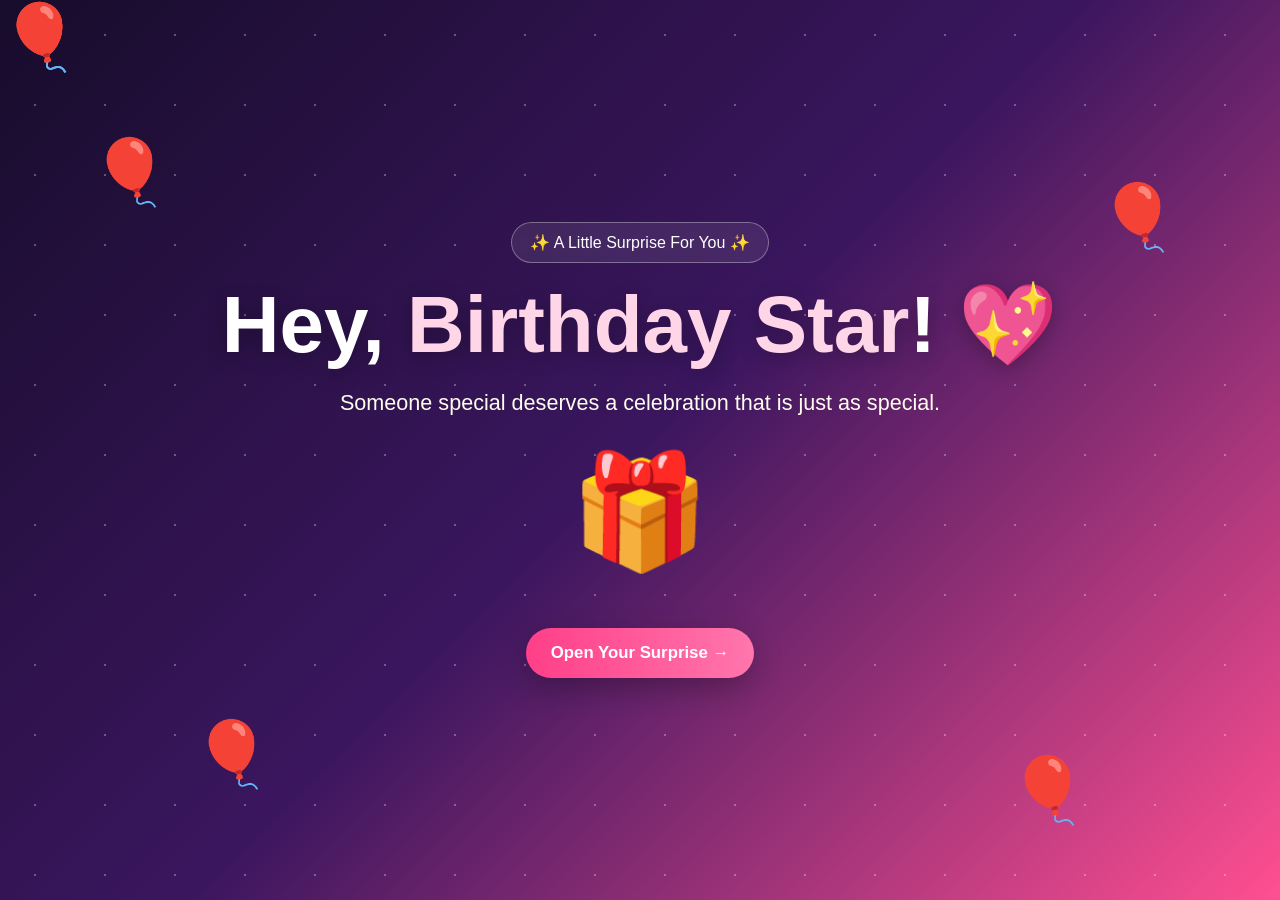
<file: index.html>
<!DOCTYPE html>
<html lang="en">
<head>
    <meta charset="UTF-8">
    <meta name="viewport" content="width=device-width, initial-scale=1.0">
    <title>Birthday Surprise 🎂</title>
    <link rel="stylesheet" href="style.css">
</head>

<body class="page1">

    <div class="stars"></div>

    <div class="balloon b1">🎈</div>
    <div class="balloon b2">🎈</div>
    <div class="balloon b3">🎈</div>
    <div class="balloon b4">🎈</div>
    <div class="balloon b5">🎈</div>
    <div class="balloon b6">🎈</div>
    <div class="balloon b7">🎈</div>

    <main class="hero">

        <div class="badge">
            ✨ A Little Surprise For You ✨
        </div>

        <h1>
            Hey, <span class="name">Birthday Star</span>! 💖
        </h1>

        <p class="lead">
            Someone special deserves a celebration
            that is just as special.
        </p>

        <div class="gift">🎁</div>

        <button class="btn" onclick="goTo('page2.html')">
            Open Your Surprise →
        </button>

    </main>

    <script src="script.js"></script>

</body>
</html>
</file>
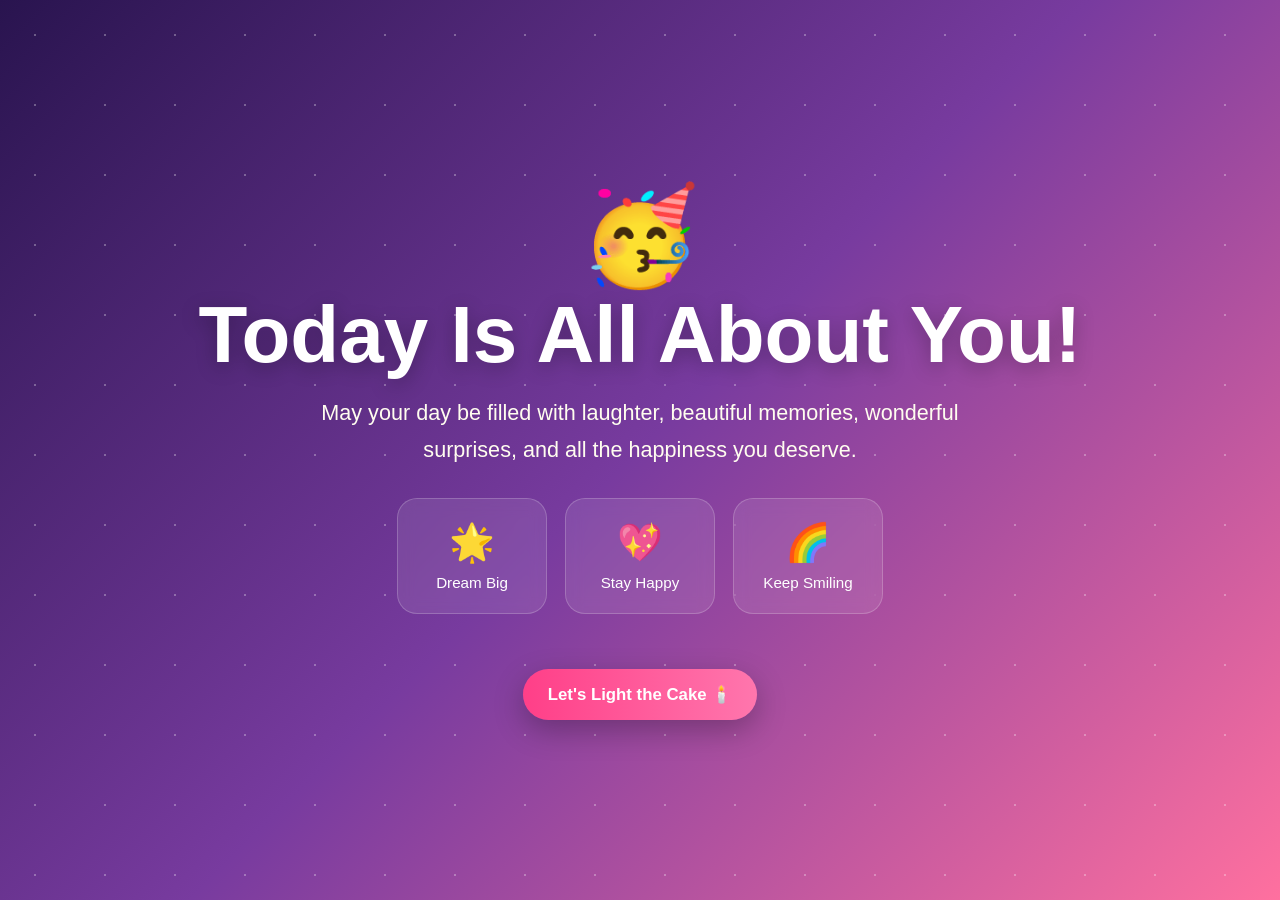
<file: page2.html>
<!DOCTYPE html>
<html lang="en">
<head>
    <meta charset="UTF-8">
    <meta name="viewport" content="width=device-width, initial-scale=1.0">
    <title>A Special Day 💕</title>
    <link rel="stylesheet" href="style.css">
</head>

<body class="page2">

    <div class="sparkles"></div>

    <main class="content">

        <div class="emoji-big">🥳</div>

        <h1>
            Today Is All About You!
        </h1>

        <p class="message">
            May your day be filled with laughter,
            beautiful memories, wonderful surprises,
            and all the happiness you deserve.
        </p>

        <div class="wish-cards">

            <div>
                🌟
                <span>Dream Big</span>
            </div>

            <div>
                💖
                <span>Stay Happy</span>
            </div>

            <div>
                🌈
                <span>Keep Smiling</span>
            </div>

        </div>

        <button class="btn" onclick="goTo('page3.html')">
            Let's Light the Cake 🕯️
        </button>

    </main>

    <script src="script.js"></script>

</body>
</html>
</file>
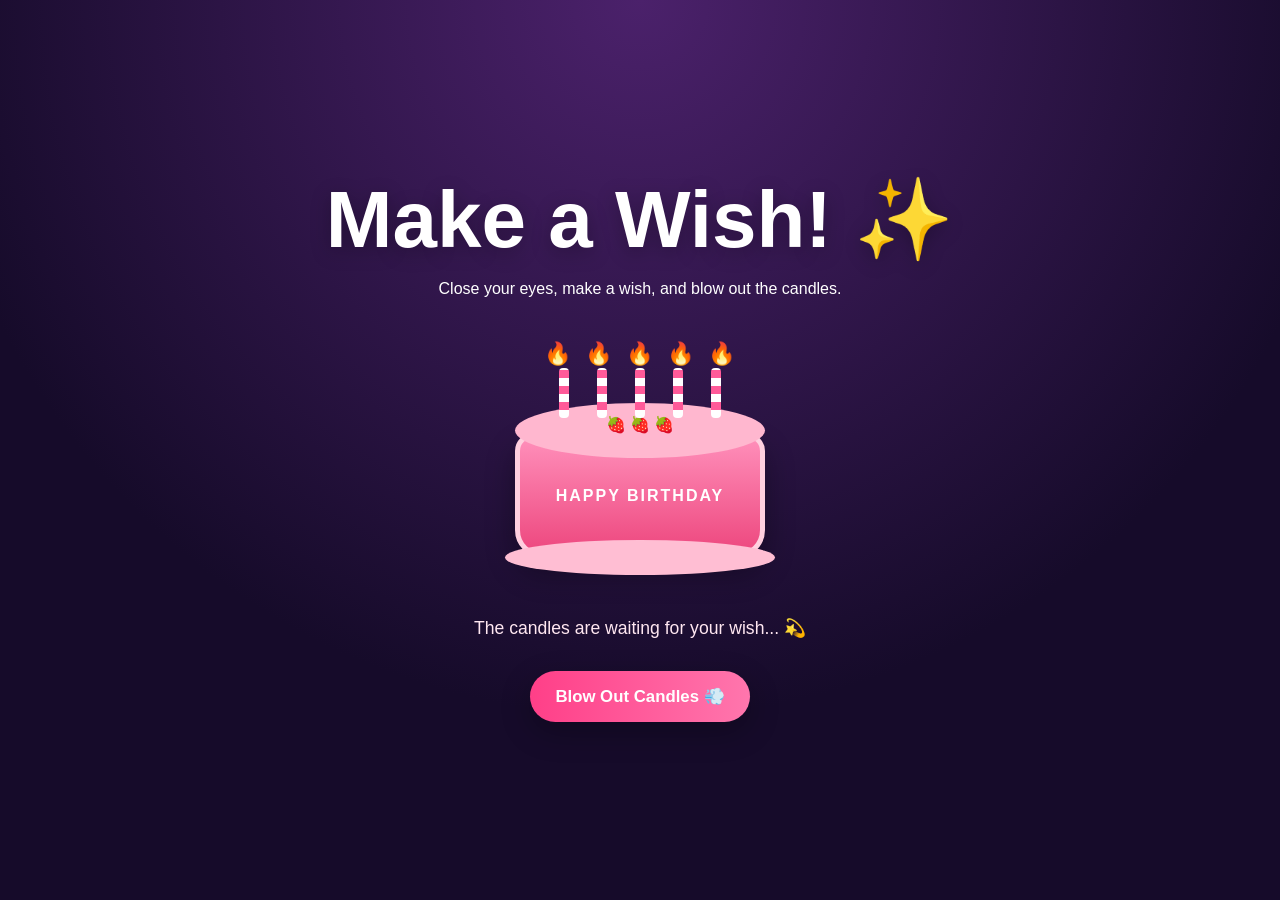
<file: page3.html>
<!DOCTYPE html>
<html lang="en">
<head>
    <meta charset="UTF-8">
    <meta name="viewport" content="width=device-width, initial-scale=1.0">
    <title>Make a Wish 🕯️</title>
    <link rel="stylesheet" href="style.css">
</head>

<body class="cake-page">

    <div id="confetti"></div>

    <main class="content">

        <h1>
            Make a Wish! ✨
        </h1>

        <p>
            Close your eyes, make a wish,
            and blow out the candles.
        </p>

        <div class="cake-wrap">

            <!-- Flames -->
            <div class="flames" id="flames">

                <span>🔥</span>
                <span>🔥</span>
                <span>🔥</span>
                <span>🔥</span>
                <span>🔥</span>

            </div>

            <!-- Candles -->
            <div class="candles">

                <i></i>
                <i></i>
                <i></i>
                <i></i>
                <i></i>

            </div>

            <!-- Cake -->
            <div class="cake-top">
                🍓 🍓 🍓
            </div>

            <div class="cake-body">
                <span>HAPPY BIRTHDAY</span>
            </div>

            <div class="cake-bottom"></div>

        </div>

        <p id="candleMessage" class="status">
            The candles are waiting for your wish... 💫
        </p>

        <button
            class="btn"
            id="blowBtn"
            onclick="blowCandles()">

            Blow Out Candles 💨

        </button>

    </main>

    <script src="script.js"></script>

</body>
</html>
</file>
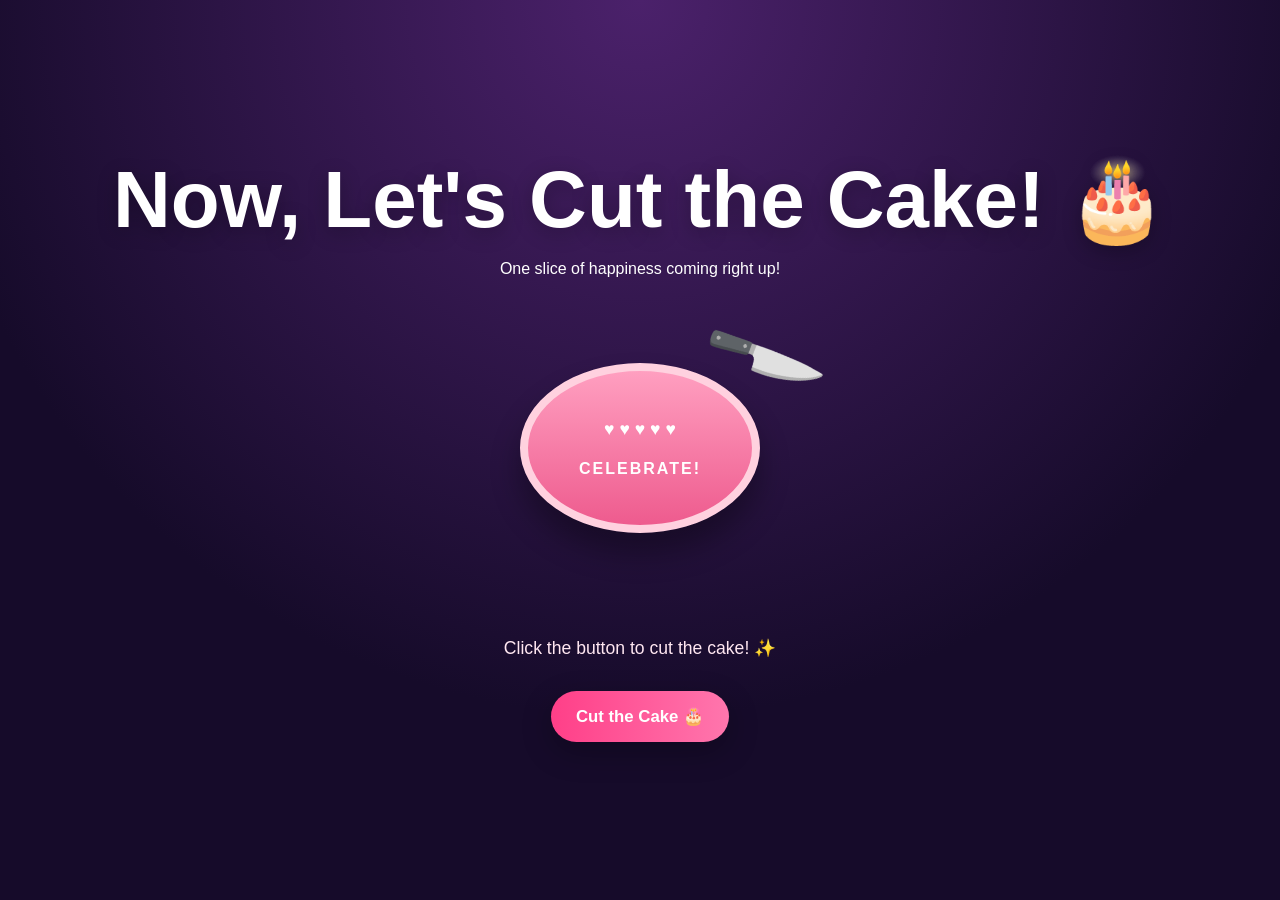
<file: page4.html>
<!DOCTYPE html>
<html lang="en">
<head>
    <meta charset="UTF-8">
    <meta name="viewport" content="width=device-width, initial-scale=1.0">
    <title>Cut the Cake 🎂</title>
    <link rel="stylesheet" href="style.css">
</head>

<body class="cake-page">

    <div id="confetti"></div>

    <main class="content">

        <h1>
            Now, Let's Cut the Cake! 🎂
        </h1>

        <p>
            One slice of happiness coming right up!
        </p>

        <div class="cut-cake" id="cutCake">

            <!-- Left cake slice -->
            <div class="slice left-slice">
                🍰
            </div>

            <!-- Right cake slice -->
            <div class="slice right-slice">
                🍰
            </div>

            <!-- Main cake -->
            <div class="cake-round">

                <div class="icing">
                    ♥ ♥ ♥ ♥ ♥
                </div>

                <div class="cake-text">
                    CELEBRATE!
                </div>

            </div>

            <!-- Knife -->
            <div class="knife" id="knife">
                🔪
            </div>

        </div>

        <p id="cutMessage" class="status">
            Click the button to cut the cake! ✨
        </p>

        <button
            class="btn"
            id="cutBtn"
            onclick="cutCake()">

            Cut the Cake 🎂

        </button>

    </main>

    <script src="script.js"></script>

</body>
</html>
</file>
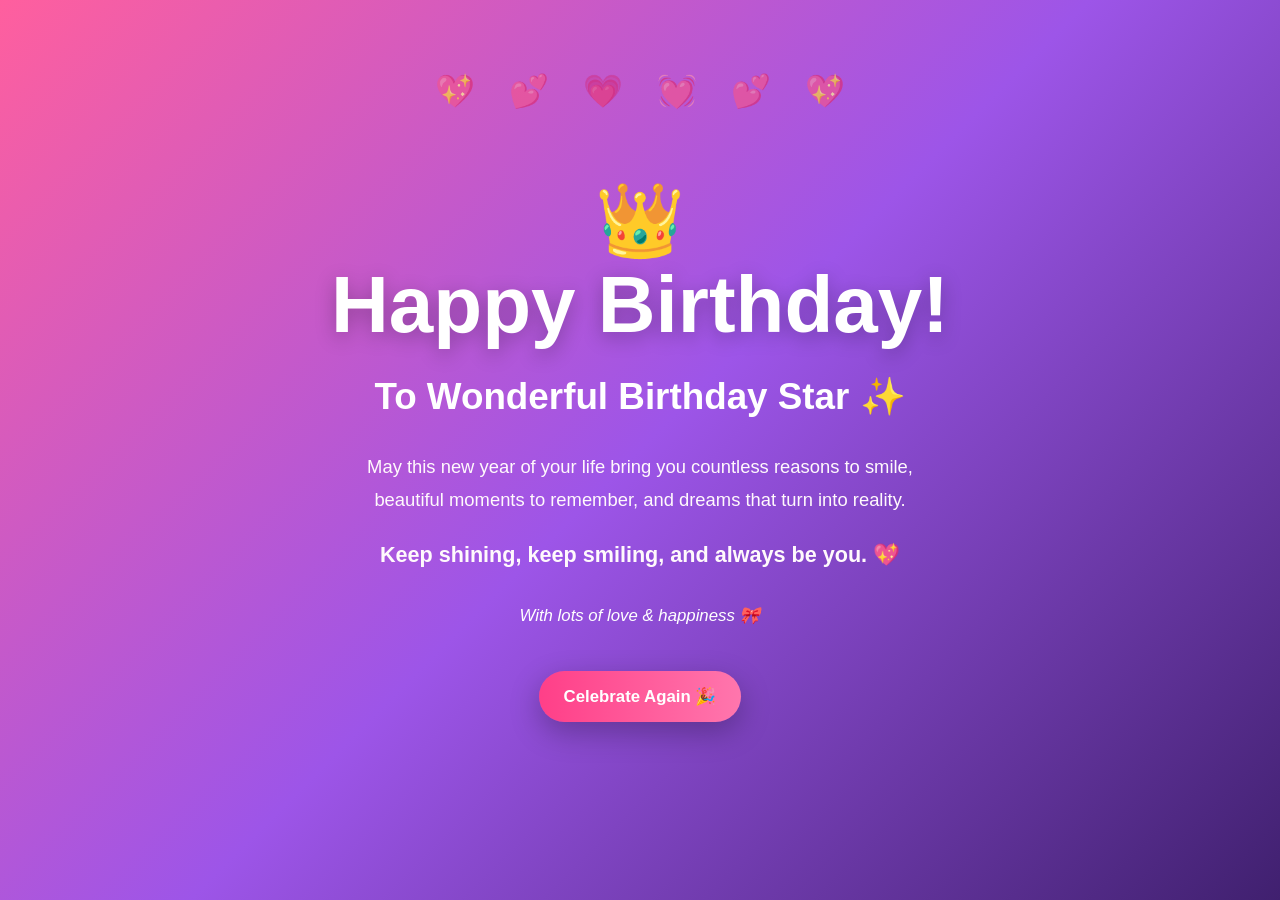
<file: page5.html>
<!DOCTYPE html>
<html lang="en">
<head>
    <meta charset="UTF-8">
    <meta name="viewport" content="width=device-width, initial-scale=1.0">
    <title>Happy Birthday ❤️</title>
    <link rel="stylesheet" href="style.css">
</head>

<body class="final-page">

    <div id="confetti"></div>

    <div class="hearts">
        💖 💕 💗 💓 💕 💖
    </div>

    <main class="final-card">

        <div class="crown">
            👑
        </div>

        <h1>
            Happy Birthday!
        </h1>

        <h2>
            To Wonderful Birthday Star ✨
        </h2>

        <p>
            May this new year of your life bring you
            countless reasons to smile, beautiful moments
            to remember, and dreams that turn into reality.
        </p>

        <p class="big-wish">
            Keep shining, keep smiling,
            and always be you. 💖
        </p>

        <div class="signature">
            With lots of love & happiness 🎀
        </div>

        <button
            class="btn"
            onclick="location.href='index.html'">

            Celebrate Again 🎉

        </button>

    </main>

    <script src="script.js"></script>

</body>
</html>
</file>
<file: style.css>
* {
    box-sizing: border-box;
    margin: 0;
    padding: 0;
}

/* =================================
   MOBILE RESPONSIVE DESIGN
================================= */

@media screen and (max-width: 768px) {

    body {
        width: 100%;
        min-height: 100vh;
        overflow-x: hidden;
    }

    .hero,
    .content,
    .final-card {
        width: 100%;
        min-height: 100vh;
        padding: 30px 18px;
    }

    /* Headings */

    h1 {
        font-size: 2.4rem;
        line-height: 1.15;
    }

    h2 {
        font-size: 1.45rem;
        line-height: 1.3;
    }

    .lead,
    .message {
        font-size: 1rem;
        line-height: 1.6;
        max-width: 95%;
    }

    /* Button */

    .btn {
        width: min(90%, 320px);
        min-height: 52px;
        padding: 14px 20px;
        font-size: 1rem;
    }

    /* Gift */

    .gift {
        font-size: 5rem;
        margin: 20px 0;
    }

    /* Balloons */

    .balloon {
        font-size: 2.7rem;
    }

    .b1 {
        left: 3%;
        top: 10%;
    }

    .b2 {
        right: 3%;
        top: 15%;
    }

    .b3 {
        left: 5%;
        bottom: 8%;
    }

    .b4 {
        right: 5%;
        bottom: 10%;
    }

    /* Page 2 */

    .emoji-big {
        font-size: 4.5rem;
    }

    .wish-cards {
        width: 100%;
        gap: 10px;
    }

    .wish-cards div {
        width: 29%;
        min-width: 95px;
        padding: 15px 5px;
        font-size: 1.8rem;
    }

    .wish-cards span {
        font-size: 0.8rem;
    }

    /* =========================
       BIRTHDAY CAKE
    ========================= */

    .cake-wrap {
        width: 300px;
        height: 250px;

        transform: scale(0.82);
        transform-origin: center;
        margin: -5px auto;
    }

    /* =========================
       CAKE CUTTING
    ========================= */

    .cut-cake {
        width: 300px;
        height: 260px;

        transform: scale(0.82);
        transform-origin: center;
        margin: -5px auto;
    }

    .knife {
        font-size: 4rem;
    }

    /* Status message */

    .status {
        width: 95%;
        font-size: 0.95rem;
        line-height: 1.5;
    }

    /* Final page */

    .final-card {
        padding: 25px 20px;
    }

    .crown {
        font-size: 3.5rem;
    }

    .final-card p {
        font-size: 1rem;
        line-height: 1.7;
    }

    .big-wish {
        font-size: 1.1rem !important;
    }

    .hearts {
        font-size: 1.4rem;
        word-spacing: 5px;
    }
}


/* =================================
   SMALL PHONES
   Example: 320px - 480px
================================= */

@media screen and (max-width: 480px) {

    h1 {
        font-size: 2rem;
    }

    h2 {
        font-size: 1.25rem;
    }

    .lead,
    .message {
        font-size: 0.95rem;
    }

    .badge {
        font-size: 0.8rem;
        padding: 8px 14px;
    }

    .gift {
        font-size: 4.5rem;
    }

    .emoji-big {
        font-size: 4rem;
    }

    .wish-cards {
        gap: 7px;
    }

    .wish-cards div {
        min-width: 85px;
        padding: 13px 4px;
        font-size: 1.5rem;
    }

    .wish-cards span {
        font-size: 0.72rem;
    }

    .cake-wrap {
        transform: scale(0.72);
        margin: -20px auto;
    }

    .cut-cake {
        transform: scale(0.72);
        margin: -20px auto;
    }

    .btn {
        width: 92%;
        font-size: 0.95rem;
    }

    .balloon {
        font-size: 2.2rem;
    }
}


/* =================================
   VERY SMALL PHONES
   Example: 320px
================================= */

@media screen and (max-width: 350px) {

    h1 {
        font-size: 1.8rem;
    }

    .cake-wrap,
    .cut-cake {
        transform: scale(0.65);
    }

    .wish-cards div {
        min-width: 78px;
    }

}
:root {
    --pink: #ff4f91;
    --purple: #7c4dff;
    --dark: #170c2b;
}

html,
body {
    min-height: 100%;
}

body {
    overflow-x: hidden;
    font-family: Arial, Helvetica, sans-serif;
    color: white;
    text-align: center;
}

/* =========================
   PAGE BACKGROUNDS
========================= */

body.page1 {
    background:
        linear-gradient(
            135deg,
            #170c2b,
            #3b165f,
            #ff4f91
        );

    min-height: 100vh;
}

body.page2 {
    background:
        linear-gradient(
            135deg,
            #29144f,
            #783b9f,
            #ff709f
        );

    min-height: 100vh;
}

body.cake-page {
    background:
        radial-gradient(
            circle at top,
            #4b216b,
            #160b2a 65%
        );

    min-height: 100vh;
}

body.final-page {
    background:
        linear-gradient(
            135deg,
            #ff5f9e,
            #9d55e8,
            #40206f
        );

    min-height: 100vh;
}

/* =========================
   MAIN CONTAINERS
========================= */

.hero,
.content {
    min-height: 100vh;

    display: flex;
    flex-direction: column;

    align-items: center;
    justify-content: center;

    padding: 35px 20px;

    position: relative;
    z-index: 2;
}

.hero {
    max-width: 900px;
    margin: auto;
}

/* =========================
   TEXT
========================= */

.badge {
    display: inline-block;

    padding: 10px 18px;

    border: 1px solid #ffffff55;

    background: #ffffff15;

    border-radius: 50px;

    backdrop-filter: blur(5px);

    margin-bottom: 20px;
}

h1 {
    font-size: clamp(2.3rem, 7vw, 5rem);

    line-height: 1.05;

    text-shadow:
        0 5px 20px #0004;

    margin-bottom: 18px;
}

h2 {
    font-size: clamp(1.4rem, 4vw, 2.3rem);

    margin: 10px 0 22px;
}

.name {
    color: #ffd6e7;
}

.lead,
.message {
    font-size: clamp(1rem, 2.5vw, 1.35rem);

    line-height: 1.7;

    max-width: 650px;

    color: #fffdef;
}

/* =========================
   BUTTON
========================= */

.btn {
    border: none;

    background:
        linear-gradient(
            90deg,
            #ff3f88,
            #ff76ad
        );

    color: white;

    font-size: 1.05rem;

    font-weight: bold;

    padding: 15px 25px;

    border-radius: 50px;

    cursor: pointer;

    box-shadow:
        0 10px 30px #0004;

    transition: 0.25s;

    margin-top: 25px;
}

.btn:hover {
    transform:
        translateY(-3px)
        scale(1.03);

    box-shadow:
        0 15px 35px #0005;
}

/* =========================
   GIFT
========================= */

.gift {
    font-size: 7rem;

    margin: 25px 0;

    animation:
        bounce 1.8s infinite;
}

/* =========================
   BALLOONS
========================= */

.balloon {
    position: fixed;

    font-size: 4rem;

    animation:
        float 5s ease-in-out infinite;

    z-index: 1;
}

.b1 {
    left: 7%;
    top: 15%;
}

.b2 {
    right: 8%;
    top: 20%;

    animation-delay: 1s;
}

.b3 {
    left: 15%;
    bottom: 12%;

    animation-delay: 2s;
}

.b4 {
    right: 15%;
    bottom: 8%;

    animation-delay: 3s;
}

/* =========================
   STARS
========================= */

.stars,
.sparkles {
    position: fixed;

    inset: 0;

    background-image:
        radial-gradient(
            #fff 1px,
            transparent 1px
        );

    background-size: 70px 70px;

    opacity: 0.3;

    animation:
        twinkle 3s infinite;
}

/* =========================
   PAGE 2 CARDS
========================= */

.emoji-big {
    font-size: 6rem;

    animation:
        bounce 1.5s infinite;
}

.wish-cards {
    display: flex;

    gap: 18px;

    flex-wrap: wrap;

    justify-content: center;

    margin: 30px 0;
}

.wish-cards div {
    width: 150px;

    padding: 22px 10px;

    background: #ffffff18;

    border: 1px solid #ffffff33;

    border-radius: 20px;

    font-size: 2.3rem;

    backdrop-filter: blur(8px);
}

.wish-cards span {
    display: block;

    font-size: 0.95rem;

    margin-top: 10px;
}

/* =========================
   CANDLE PAGE
========================= */

.status {
    font-size: 1.1rem;

    min-height: 28px;

    margin-top: 20px;

    color: #ffe7f1;
}

.cake-wrap {
    position: relative;

    width: 330px;

    height: 270px;

    margin: 25px auto 5px;
}

/* Flames */

.flames {
    position: absolute;

    top: 18px;

    left: 62px;

    width: 205px;

    display: flex;

    justify-content: space-around;

    z-index: 6;

    font-size: 22px;

    animation:
        flicker 0.5s infinite alternate;
}

.flames.off {
    opacity: 0;

    transform:
        scale(0.2);

    transition: 0.5s;
}

/* Candles */

.candles {
    position: absolute;

    top: 45px;

    left: 70px;

    width: 190px;

    display: flex;

    justify-content: space-around;

    z-index: 5;
}

.candles i {
    width: 10px;

    height: 50px;

    background:
        repeating-linear-gradient(
            0deg,
            #fff 0 8px,
            #ff5a99 8px 16px
        );

    border-radius: 4px;
}

/* Cake top */

.cake-top {
    position: absolute;

    left: 40px;

    top: 80px;

    width: 250px;

    height: 55px;

    border-radius: 50%;

    background: #ffb7cf;

    z-index: 3;

    padding-top: 12px;
}

/* Cake body */

.cake-body {
    position: absolute;

    left: 40px;

    bottom: 35px;

    width: 250px;

    height: 125px;

    border-radius:
        18px 18px
        28px 28px;

    background:
        linear-gradient(
            #ff8fba,
            #ed477e
        );

    border: 5px solid #ffd0df;

    box-shadow:
        0 15px 30px #0005;

    display: flex;

    align-items: center;

    justify-content: center;
}

.cake-body span {
    font-weight: bold;

    letter-spacing: 2px;

    font-size: 1rem;

    color: white;
}

.cake-bottom {
    position: absolute;

    left: 30px;

    bottom: 18px;

    width: 270px;

    height: 35px;

    border-radius: 50%;

    background: #ffbed3;
}

/* =========================
   CUTTING PAGE
========================= */

.cut-cake {
    position: relative;

    width: 350px;

    height: 300px;

    margin: 20px auto;
}

.cake-round {
    position: absolute;

    left: 55px;

    top: 65px;

    width: 240px;

    height: 170px;

    border-radius: 50%;

    background:
        linear-gradient(
            #ff9fc0,
            #ee5b8e
        );

    border: 8px solid #ffd1df;

    box-shadow:
        0 20px 30px #0005;

    display: flex;

    flex-direction: column;

    align-items: center;

    justify-content: center;

    z-index: 2;
}

.icing {
    color: white;

    font-size: 1.1rem;

    margin-bottom: 20px;
}

.cake-text {
    font-weight: bold;

    letter-spacing: 2px;
}

/* Knife */

.knife {
    position: absolute;

    right: 0;

    top: 10px;

    font-size: 5rem;

    z-index: 5;

    transform: rotate(-25deg);

    transition: 1s;
}

.cut-cake.cutting .knife {
    right: 145px;

    top: 100px;

    transform:
        rotate(35deg);
}

/* Cake slices */

.slice {
    position: absolute;

    font-size: 5rem;

    top: 100px;

    z-index: 4;

    opacity: 0;
}

.left-slice {
    left: 55px;
}

.right-slice {
    right: 55px;
}

.cut-cake.cut .left-slice {
    animation:
        sliceLeft 1s forwards;
}

.cut-cake.cut .right-slice {
    animation:
        sliceRight 1s forwards;
}

.cut-cake.cut .cake-round {
    animation:
        splitCake 1s forwards;
}

/* =========================
   FINAL PAGE
========================= */

.hearts {
    position: fixed;

    top: 8%;

    width: 100%;

    font-size: 2rem;

    word-spacing: 25px;

    animation:
        heartFloat 5s infinite;

    opacity: 0.7;
}

.final-card {
    position: relative;

    z-index: 2;

    max-width: 700px;

    margin: auto;

    min-height: 100vh;

    padding: 50px 25px;

    display: flex;

    flex-direction: column;

    align-items: center;

    justify-content: center;
}

.crown {
    font-size: 4.5rem;

    animation:
        bounce 1.5s infinite;
}

.final-card p {
    font-size: 1.15rem;

    line-height: 1.8;

    max-width: 620px;

    margin: 10px auto;

    color: #fff9fc;
}

.big-wish {
    font-size: 1.35rem !important;

    font-weight: bold;
}

.signature {
    font-style: italic;

    margin: 20px 0;

    font-size: 1.05rem;
}

/* =========================
   CONFETTI
========================= */

.confetti-piece {
    position: fixed;

    top: -20px;

    width: 9px;

    height: 18px;

    z-index: 20;

    animation:
        fall 3s linear forwards;
}

/* =========================
   ANIMATIONS
========================= */

@keyframes bounce {

    50% {
        transform:
            translateY(-12px)
            rotate(2deg);
    }

}

@keyframes float {

    50% {
        transform:
            translateY(-25px)
            rotate(8deg);
    }

}

@keyframes twinkle {

    50% {
        opacity: 0.12;
    }

}

@keyframes flicker {

    from {
        transform: scale(1);
    }

    to {
        transform:
            scale(1.12)
            translateY(-2px);
    }

}

@keyframes heartFloat {

    50% {
        transform:
            translateY(30px)
            scale(1.08);
    }

}

@keyframes fall {

    to {
        transform:
            translateY(110vh)
            rotate(720deg);

        opacity: 0;
    }

}

@keyframes sliceLeft {

    to {
        opacity: 1;

        transform:
            translateX(-75px)
            rotate(-12deg);
    }

}

@keyframes sliceRight {

    to {
        opacity: 1;

        transform:
            translateX(75px)
            rotate(12deg);
    }

}

@keyframes splitCake {

    to {
        transform:
            scaleX(0.82);

        opacity: 0.75;
    }

}

/* =========================
   MOBILE
========================= */

@media (max-width: 600px) {

    .gift {
        font-size: 5rem;
    }

    .cake-wrap {
        transform: scale(0.85);

        margin-top: 0;
    }

    .cut-cake {
        transform: scale(0.85);

        margin-top: 0;
    }

    .wish-cards div {
        width: 125px;
    }

    .balloon {
        font-size: 3rem;
    }

}
</file>
